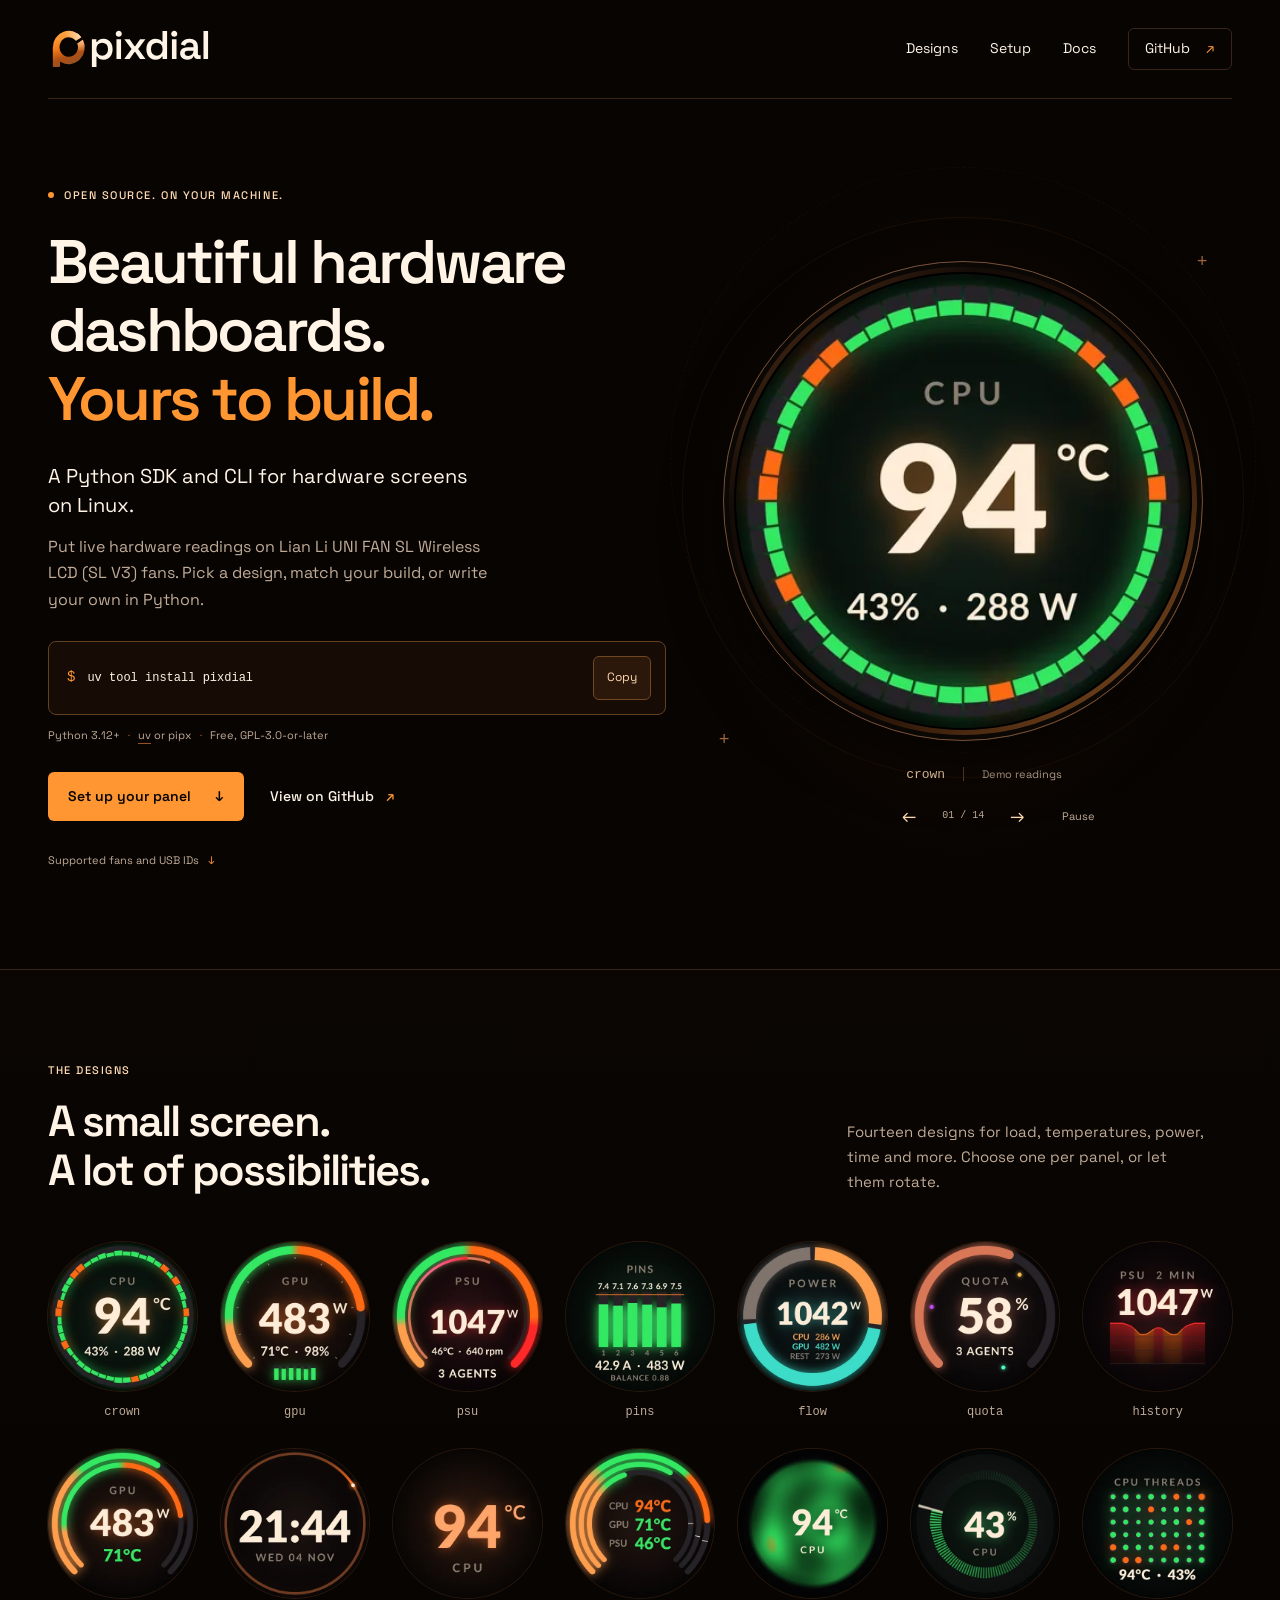
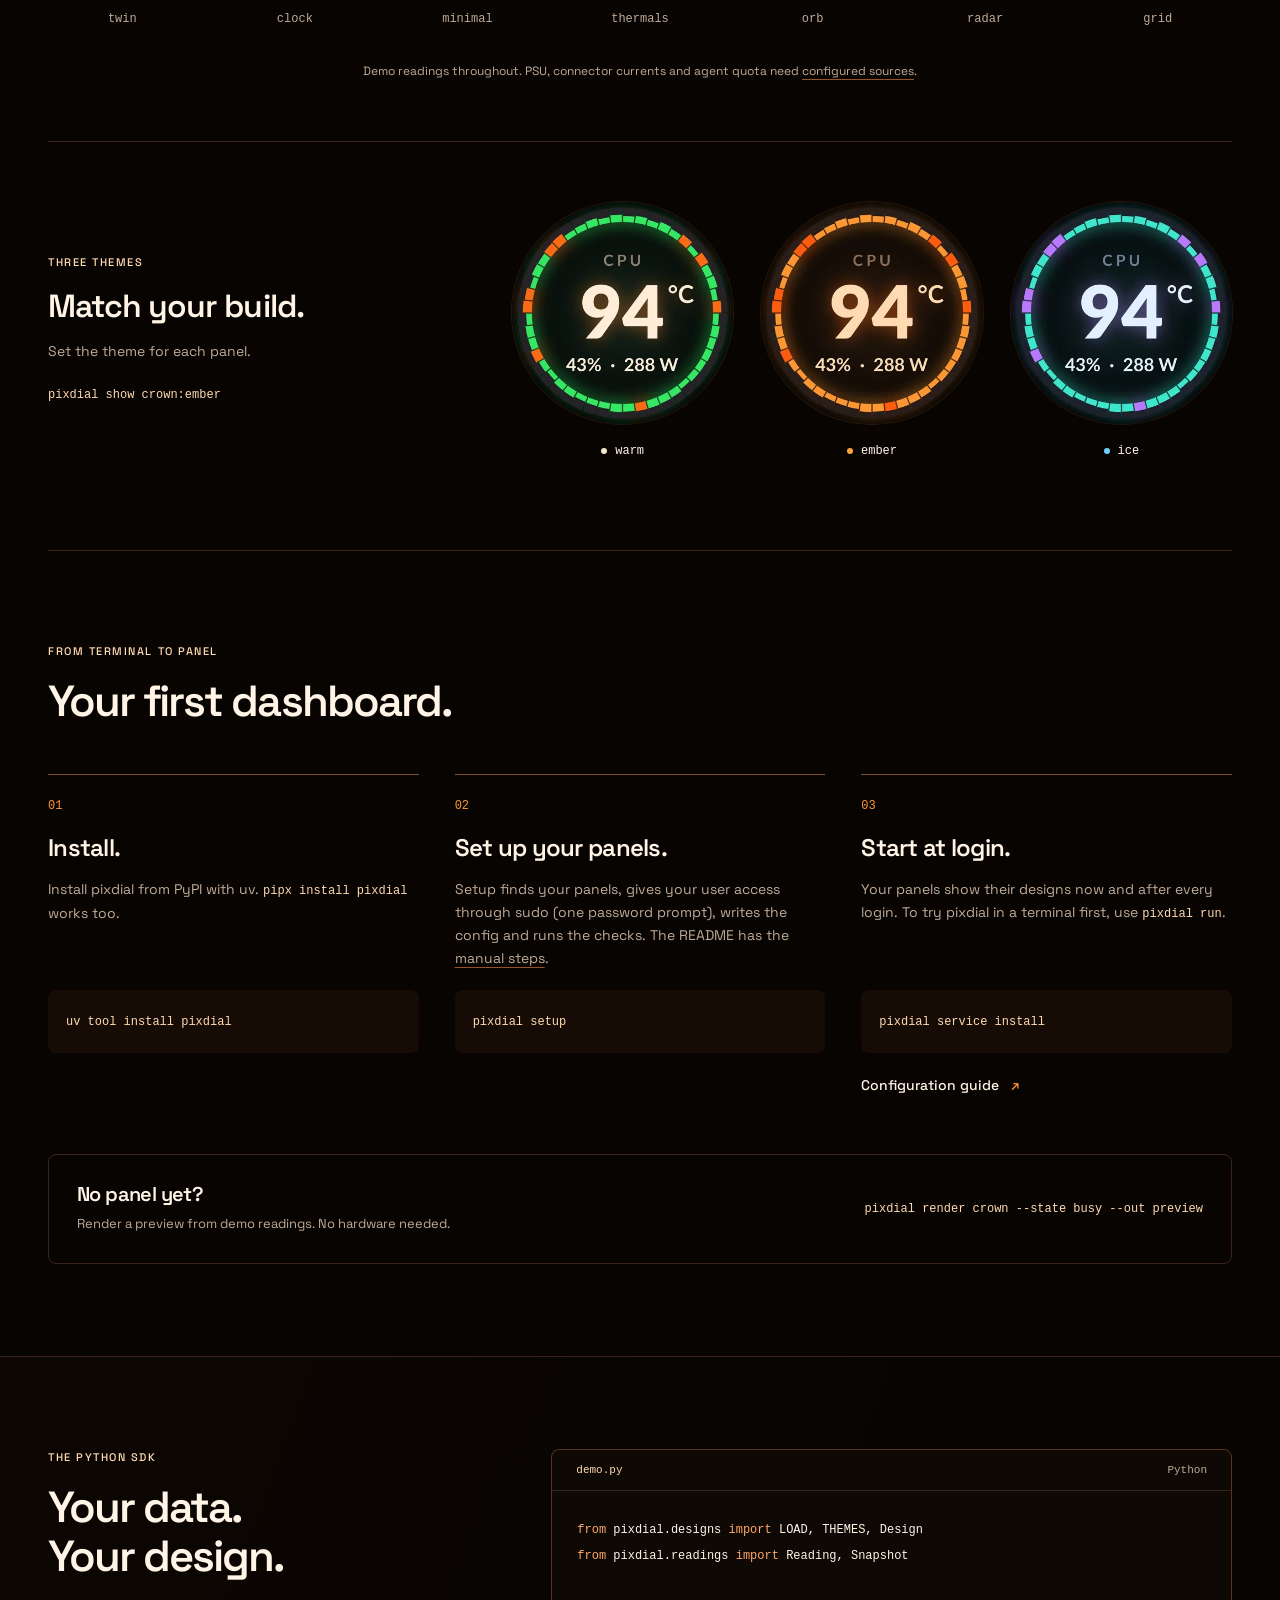
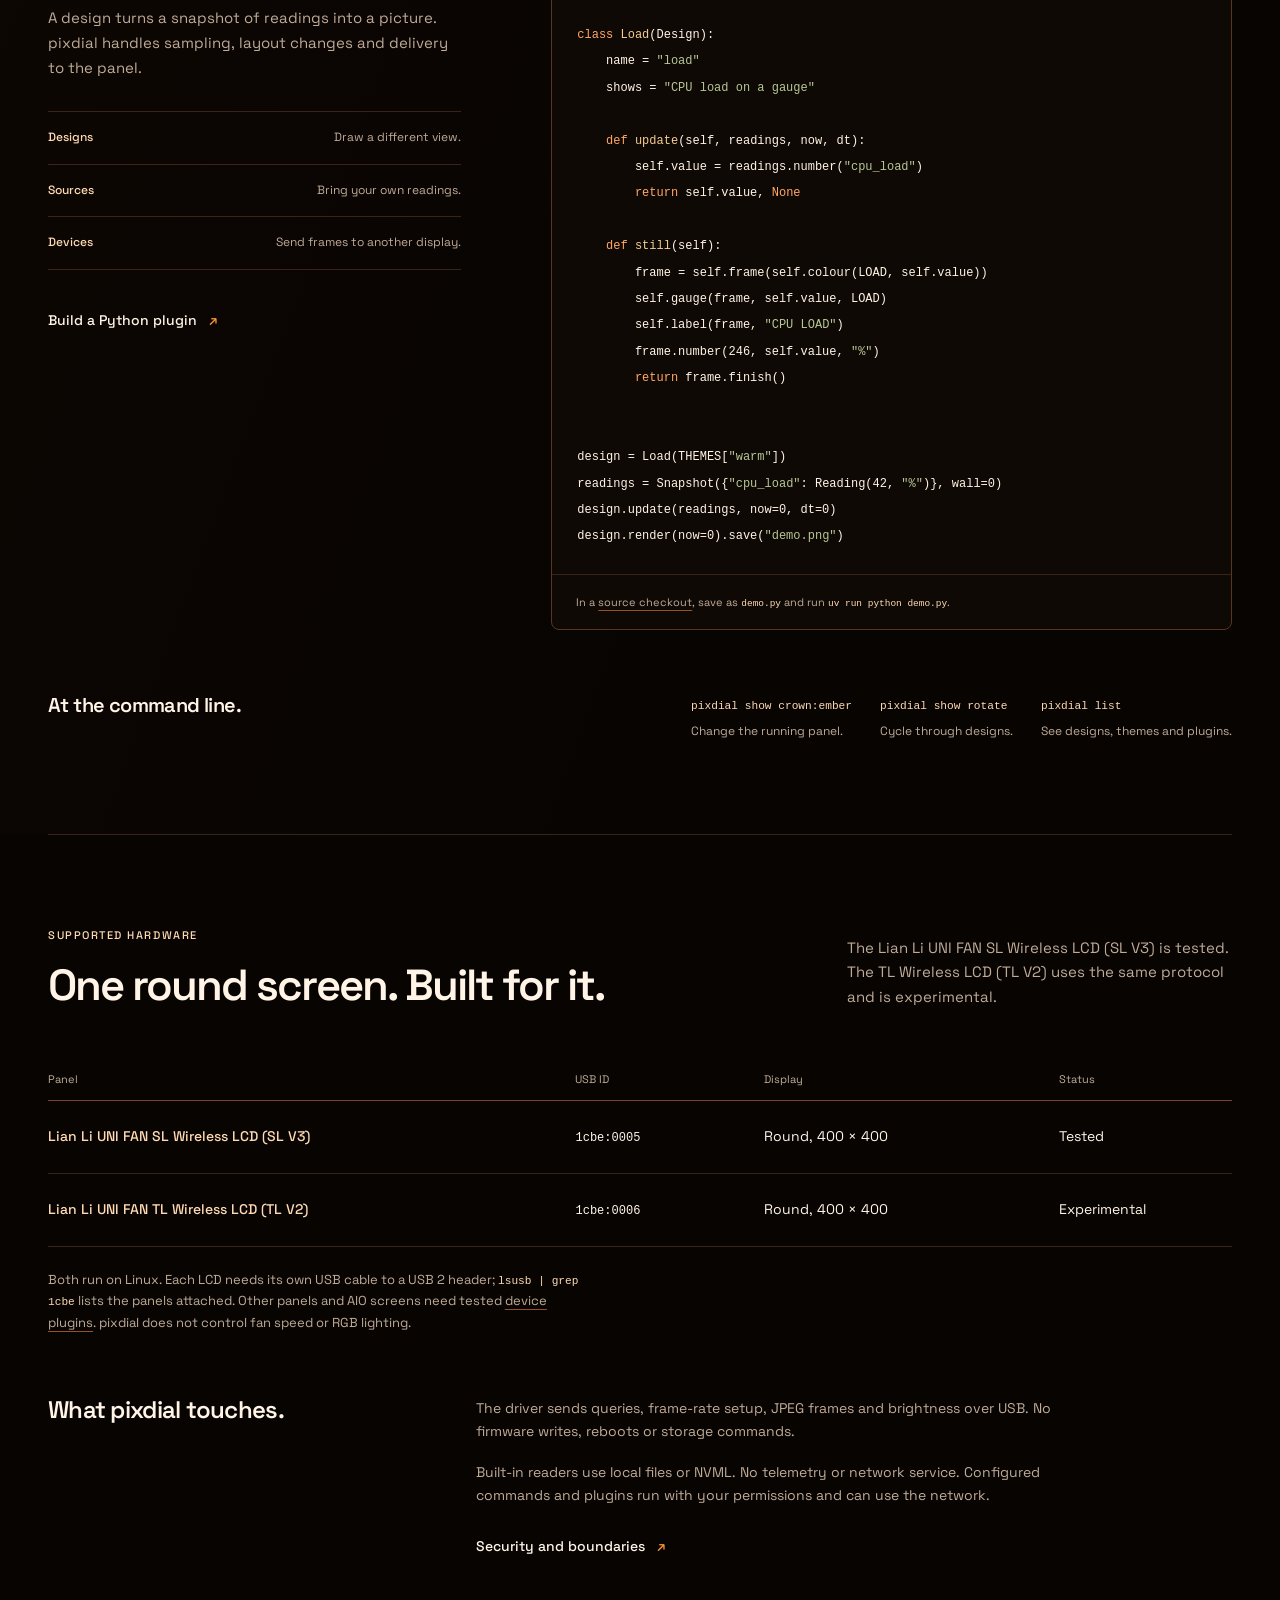
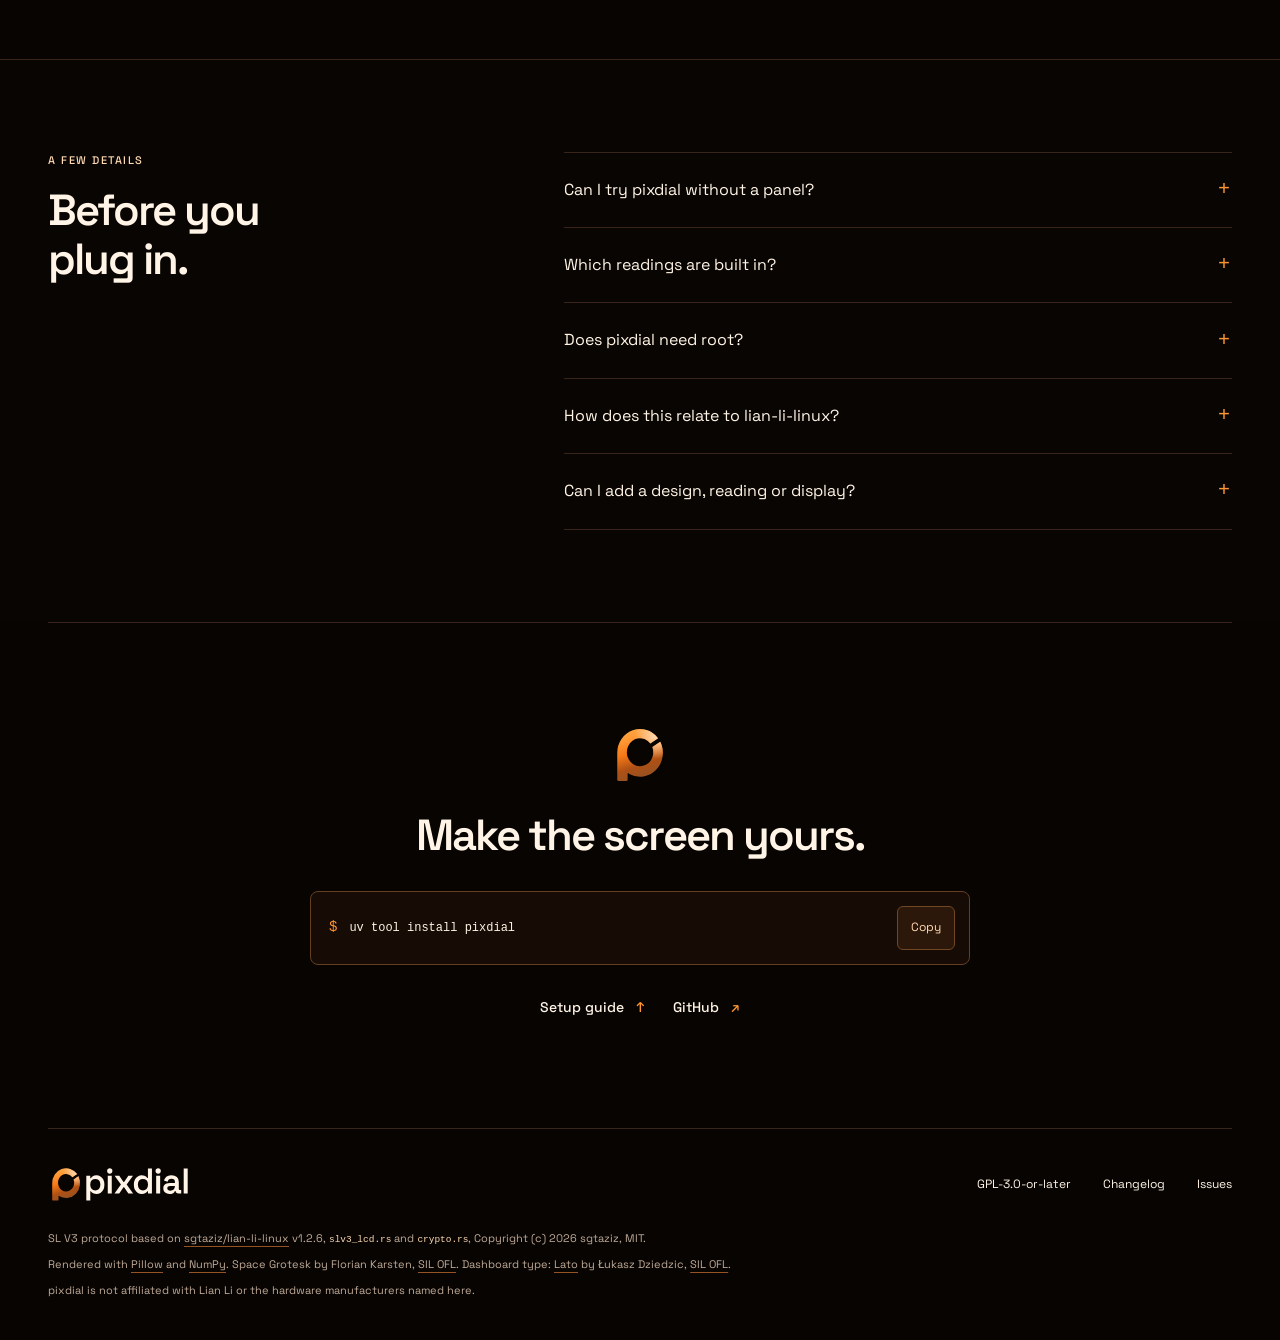
<file: site/index.html>
<!doctype html>
<html lang="en">
<head>
  <meta charset="utf-8">
  <meta name="viewport" content="width=device-width, initial-scale=1">
  <title>pixdial | Lian Li UNI FAN SL Wireless LCD (SL V3) dashboards on Linux</title>
  <meta name="description" content="Live hardware readings on Lian Li UNI FAN SL Wireless LCD (SL V3) fans on Linux: 14 designs, three themes and a Python SDK. Install from PyPI.">
  <meta name="theme-color" content="#070402">
  <link rel="canonical" href="https://yordilorenzo.github.io/pixdial/">
  <meta property="og:type" content="website">
  <meta property="og:site_name" content="pixdial">
  <meta property="og:title" content="pixdial | Beautiful hardware dashboards. Yours to build.">
  <meta property="og:description" content="Live hardware readings on Lian Li UNI FAN SL Wireless LCD (SL V3) fans on Linux. 14 designs, three themes and Python plugins for your own readings.">
  <meta property="og:url" content="https://yordilorenzo.github.io/pixdial/">
  <meta property="og:image" content="https://yordilorenzo.github.io/pixdial/images/social-preview.png">
  <meta property="og:image:width" content="1280">
  <meta property="og:image:height" content="640">
  <meta property="og:image:alt" content="pixdial's amber mark and round CPU, GPU and PSU dashboards with demo readings">
  <meta name="twitter:card" content="summary_large_image">
  <meta name="twitter:title" content="pixdial | Beautiful hardware dashboards. Yours to build.">
  <meta name="twitter:description" content="Live hardware readings on Lian Li UNI FAN SL Wireless LCD (SL V3) fans on Linux. 14 designs and three themes.">
  <meta name="twitter:image" content="https://yordilorenzo.github.io/pixdial/images/social-preview.png">
  <meta name="twitter:image:alt" content="pixdial's amber mark and round CPU, GPU and PSU dashboards with demo readings">
  <link rel="icon" href="favicon.ico" sizes="any">
  <link rel="icon" href="icon-32.png" type="image/png" sizes="32x32">
  <link rel="icon" href="images/icon.svg" type="image/svg+xml">
  <link rel="apple-touch-icon" href="apple-touch-icon.png" sizes="180x180">
  <link rel="preload" href="fonts/space-grotesk-latin.woff2" as="font" type="font/woff2" crossorigin>
  <link rel="stylesheet" href="style.css">
  <script src="script.js" defer></script>
  <script type="application/ld+json">
    {
      "@context": "https://schema.org",
      "@type": "SoftwareApplication",
      "name": "pixdial",
      "url": "https://yordilorenzo.github.io/pixdial/",
      "description": "Live hardware readings on Lian Li UNI FAN SL Wireless LCD (SL V3) fans on Linux, with 14 built-in designs, three themes and Python plugins for designs, sources and devices.",
      "applicationCategory": "UtilitiesApplication",
      "operatingSystem": "Linux",
      "softwareRequirements": "Python 3.12 or newer; uv or pipx. Panels: Lian Li UNI FAN SL Wireless LCD (SL V3), USB 1cbe:0005; Lian Li UNI FAN TL Wireless LCD (TL V2), USB 1cbe:0006, experimental.",
      "downloadUrl": "https://pypi.org/project/pixdial/",
      "license": "https://www.gnu.org/licenses/gpl-3.0.html",
      "isAccessibleForFree": true,
      "offers": {"@type": "Offer", "price": "0", "priceCurrency": "USD"},
      "image": "https://yordilorenzo.github.io/pixdial/images/social-preview.png"
    }
  </script>
</head>
<body>
  <a class="skip-link" href="#main">Skip to content</a>
  <header class="site-header wrap">
    <a class="brand" href="./" aria-label="pixdial home">
      <img src="images/logo.svg" alt="pixdial" width="165" height="46">
    </a>
    <nav aria-label="Main navigation">
      <a class="nav-designs" href="#designs">Designs</a>
      <a href="#setup">Setup</a>
      <a href="https://github.com/YordiLorenzo/pixdial/blob/main/docs/config.md">Docs</a>
      <a class="nav-github" href="https://github.com/YordiLorenzo/pixdial">GitHub <span aria-hidden="true">↗</span></a>
    </nav>
  </header>

  <main id="main">
    <section class="hero wrap" aria-labelledby="hero-title">
      <div class="hero-copy">
        <p class="eyebrow"><span class="status-dot" aria-hidden="true"></span> OPEN SOURCE. ON YOUR MACHINE.</p>
        <h1 id="hero-title">Beautiful hardware dashboards.<br><span>Yours to build.</span></h1>
        <p class="hero-category">A Python SDK and CLI for hardware screens on Linux.</p>
        <p class="hero-description">Put live hardware readings on Lian Li UNI FAN SL Wireless LCD (SL V3) fans. Pick a design, match your build, or write your own in Python.</p>
        <div class="install-command">
          <span class="prompt" aria-hidden="true">$</span>
          <code id="install-command">uv tool install pixdial</code>
          <button class="copy-button" type="button" data-copy="install-command" aria-label="Copy install command" hidden>Copy</button>
        </div>
        <p class="requirements">Python 3.12+ <span aria-hidden="true">·</span> <a href="https://docs.astral.sh/uv/getting-started/installation/">uv</a> or pipx <span aria-hidden="true">·</span> Free, GPL-3.0-or-later</p>
        <div class="hero-links">
          <a class="button button-primary" href="#setup">Set up your panel <span aria-hidden="true">↓</span></a>
          <a class="text-link" href="https://github.com/YordiLorenzo/pixdial">View on GitHub <span aria-hidden="true">↗</span></a>
        </div>
        <a class="compatibility-link" href="#hardware">Supported fans and USB IDs <span aria-hidden="true">↓</span></a>
      </div>
      <div class="hero-visual">
        <div class="orbit orbit-one" aria-hidden="true"></div>
        <div class="orbit orbit-two" aria-hidden="true"></div>
        <figure class="panel-preview" aria-label="Built-in designs with demo readings">
          <div class="panel-bezel">
            <span class="dial-tick tick-top" aria-hidden="true">+</span>
            <span class="dial-tick tick-bottom" aria-hidden="true">+</span>
            <div class="panel-screen" id="panel-screen">
              <img class="panel-image" src="images/crown-640.webp"
                   srcset="images/crown-400.webp 400w, images/crown-640.webp 640w, images/crown-960.webp 960w, images/crown-1280.webp 1280w, images/crown-1600.webp 1600w"
                   sizes="(min-width: 1200px) 454px, (min-width: 900px) calc(45.5vw - 64px), (min-width: 600px) 424px, calc(100vw - 82px)"
                   width="1600" height="1600" fetchpriority="high"
                   alt="Crown design showing CPU temperature, per-thread load, total load and package power with demo readings">
            </div>
          </div>
          <figcaption>
          <div class="preview-caption"><span id="design-name">crown</span><span class="demo-label">Demo readings</span></div>
          <div class="preview-controls" id="preview-controls" hidden>
            <button type="button" id="previous-design" aria-label="Previous design">←</button>
            <span class="design-count" id="design-count">01 / 14</span>
            <button type="button" id="next-design" aria-label="Next design">→</button>
            <button type="button" class="pause-button" id="pause-designs" aria-label="Pause design rotation">Pause</button>
          </div>
          </figcaption>
        </figure>
      </div>
    </section>

    <section class="section designs-section" id="designs" aria-labelledby="designs-title">
      <div class="wrap">
        <div class="section-heading">
          <div><p class="eyebrow">THE DESIGNS</p><h2 id="designs-title">A small screen.<br>A lot of possibilities.</h2></div>
          <p>Fourteen designs for load, temperatures, power, time and more. Choose one per panel, or let them rotate.</p>
        </div>
        <div class="design-grid">
          <figure><img src="images/crown-400.webp" srcset="images/crown-400.webp 400w, images/crown-640.webp 640w" sizes="(min-width: 1200px) 151px, (min-width: 900px) calc(20vw - 32px), (min-width: 600px) calc(25vw - 37px), calc(50vw - 32px)" width="400" height="400" loading="lazy" decoding="async" alt="Crown: a CPU temperature reading surrounded by per-thread load bars"><figcaption>crown</figcaption></figure>
          <figure><img src="images/gpu-400.webp" srcset="images/gpu-400.webp 400w, images/gpu-640.webp 640w" sizes="(min-width: 1200px) 151px, (min-width: 900px) calc(20vw - 32px), (min-width: 600px) calc(25vw - 37px), calc(50vw - 32px)" width="400" height="400" loading="lazy" decoding="async" alt="GPU: board power, temperature, utilisation and connector pin readings"><figcaption>gpu</figcaption></figure>
          <figure><img src="images/psu-400.webp" srcset="images/psu-400.webp 400w, images/psu-640.webp 640w" sizes="(min-width: 1200px) 151px, (min-width: 900px) calc(20vw - 32px), (min-width: 600px) calc(25vw - 37px), calc(50vw - 32px)" width="400" height="400" loading="lazy" decoding="async" alt="PSU: power output, temperature, fan speed and agent activity"><figcaption>psu</figcaption></figure>
          <figure><img src="images/pins-400.webp" srcset="images/pins-400.webp 400w, images/pins-640.webp 640w" sizes="(min-width: 1200px) 151px, (min-width: 900px) calc(20vw - 32px), (min-width: 600px) calc(25vw - 37px), calc(50vw - 32px)" width="400" height="400" loading="lazy" decoding="async" alt="Pins: six connector current bars with total current and balance"><figcaption>pins</figcaption></figure>
          <figure><img src="images/flow-400.webp" srcset="images/flow-400.webp 400w, images/flow-640.webp 640w" sizes="(min-width: 1200px) 151px, (min-width: 900px) calc(20vw - 32px), (min-width: 600px) calc(25vw - 37px), calc(50vw - 32px)" width="400" height="400" loading="lazy" decoding="async" alt="Flow: PSU output split into CPU, GPU and remaining system power"><figcaption>flow</figcaption></figure>
          <figure><img src="images/quota-400.webp" srcset="images/quota-400.webp 400w, images/quota-640.webp 640w" sizes="(min-width: 1200px) 151px, (min-width: 900px) calc(20vw - 32px), (min-width: 600px) calc(25vw - 37px), calc(50vw - 32px)" width="400" height="400" loading="lazy" decoding="async" alt="Quota: an agent pool's remaining quota and working sessions"><figcaption>quota</figcaption></figure>
          <figure><img src="images/history-400.webp" srcset="images/history-400.webp 400w, images/history-640.webp 640w" sizes="(min-width: 1200px) 151px, (min-width: 900px) calc(20vw - 32px), (min-width: 600px) calc(25vw - 37px), calc(50vw - 32px)" width="400" height="400" loading="lazy" decoding="async" alt="History: current PSU output above a two-minute power graph"><figcaption>history</figcaption></figure>
          <figure><img src="images/twin-400.webp" srcset="images/twin-400.webp 400w, images/twin-640.webp 640w" sizes="(min-width: 1200px) 151px, (min-width: 900px) calc(20vw - 32px), (min-width: 600px) calc(25vw - 37px), calc(50vw - 32px)" width="400" height="400" loading="lazy" decoding="async" alt="Twin: concentric rings for GPU temperature and power"><figcaption>twin</figcaption></figure>
          <figure><img src="images/clock-400.webp" srcset="images/clock-400.webp 400w, images/clock-640.webp 640w" sizes="(min-width: 1200px) 151px, (min-width: 900px) calc(20vw - 32px), (min-width: 600px) calc(25vw - 37px), calc(50vw - 32px)" width="400" height="400" loading="lazy" decoding="async" alt="Clock: time and date inside a ring showing system load"><figcaption>clock</figcaption></figure>
          <figure><img src="images/minimal-400.webp" srcset="images/minimal-400.webp 400w, images/minimal-640.webp 640w" sizes="(min-width: 1200px) 151px, (min-width: 900px) calc(20vw - 32px), (min-width: 600px) calc(25vw - 37px), calc(50vw - 32px)" width="400" height="400" loading="lazy" decoding="async" alt="Minimal: a large CPU temperature reading"><figcaption>minimal</figcaption></figure>
          <figure><img src="images/thermals-400.webp" srcset="images/thermals-400.webp 400w, images/thermals-640.webp 640w" sizes="(min-width: 1200px) 151px, (min-width: 900px) calc(20vw - 32px), (min-width: 600px) calc(25vw - 37px), calc(50vw - 32px)" width="400" height="400" loading="lazy" decoding="async" alt="Thermals: separate temperature rings for CPU, GPU and PSU"><figcaption>thermals</figcaption></figure>
          <figure><img src="images/orb-400.webp" srcset="images/orb-400.webp 400w, images/orb-640.webp 640w" sizes="(min-width: 1200px) 151px, (min-width: 900px) calc(20vw - 32px), (min-width: 600px) calc(25vw - 37px), calc(50vw - 32px)" width="400" height="400" loading="lazy" decoding="async" alt="Orb: a coloured CPU load orb around a temperature reading"><figcaption>orb</figcaption></figure>
          <figure><img src="images/radar-400.webp" srcset="images/radar-400.webp 400w, images/radar-640.webp 640w" sizes="(min-width: 1200px) 151px, (min-width: 900px) calc(20vw - 32px), (min-width: 600px) calc(25vw - 37px), calc(50vw - 32px)" width="400" height="400" loading="lazy" decoding="async" alt="Radar: CPU load plotted around a twelve-second circular sweep"><figcaption>radar</figcaption></figure>
          <figure><img src="images/grid-400.webp" srcset="images/grid-400.webp 400w, images/grid-640.webp 640w" sizes="(min-width: 1200px) 151px, (min-width: 900px) calc(20vw - 32px), (min-width: 600px) calc(25vw - 37px), calc(50vw - 32px)" width="400" height="400" loading="lazy" decoding="async" alt="Grid: a dot for every CPU thread with temperature and total load"><figcaption>grid</figcaption></figure>
        </div>
        <p class="gallery-note">Demo readings throughout. PSU, connector currents and agent quota need <a href="https://github.com/YordiLorenzo/pixdial/blob/main/docs/config.md#sources">configured sources</a>.</p>
        <div class="themes-row">
          <div class="themes-copy"><p class="eyebrow">THREE THEMES</p><h3>Match your build.</h3><p>Set the theme for each panel.</p><code>pixdial show crown:ember</code></div>
          <div class="theme-grid">
            <figure><img src="images/crown-400.webp" srcset="images/crown-400.webp 400w, images/crown-640.webp 640w, images/crown-960.webp 960w, images/crown-1280.webp 1280w" sizes="(min-width: 1200px) 225px, (min-width: 900px) calc(21.4vw - 40px), (min-width: 600px) 198px, calc(33.3vw - 23px)" width="1600" height="1600" loading="lazy" decoding="async" alt="Crown in warm, with cream text and green and orange thread bars"><figcaption><span class="swatch swatch-warm" aria-hidden="true"></span>warm</figcaption></figure>
            <figure><img src="images/crown-ember-400.webp" srcset="images/crown-ember-400.webp 400w, images/crown-ember-640.webp 640w, images/crown-ember-960.webp 960w, images/crown-ember-1280.webp 1280w" sizes="(min-width: 1200px) 225px, (min-width: 900px) calc(21.4vw - 40px), (min-width: 600px) 198px, calc(33.3vw - 23px)" width="1600" height="1600" loading="lazy" decoding="async" alt="Crown in ember, with warm orange and amber accents"><figcaption><span class="swatch swatch-ember" aria-hidden="true"></span>ember</figcaption></figure>
            <figure><img src="images/crown-ice-400.webp" srcset="images/crown-ice-400.webp 400w, images/crown-ice-640.webp 640w, images/crown-ice-960.webp 960w, images/crown-ice-1280.webp 1280w" sizes="(min-width: 1200px) 225px, (min-width: 900px) calc(21.4vw - 40px), (min-width: 600px) 198px, calc(33.3vw - 23px)" width="1600" height="1600" loading="lazy" decoding="async" alt="Crown in ice, with cool blue and cyan accents"><figcaption><span class="swatch swatch-ice" aria-hidden="true"></span>ice</figcaption></figure>
          </div>
        </div>
      </div>
    </section>

    <section class="section wrap" id="setup" aria-labelledby="setup-title">
      <div class="section-heading"><div><p class="eyebrow">FROM TERMINAL TO PANEL</p><h2 id="setup-title">Your first dashboard.</h2></div></div>
      <ol class="setup-grid">
        <li><span class="step-number" aria-hidden="true">01</span><h3>Install.</h3><p>Install pixdial from PyPI with uv. <code>pipx install pixdial</code> works too.</p><pre><code>uv tool install pixdial</code></pre></li>
        <li><span class="step-number" aria-hidden="true">02</span><h3>Set up your panels.</h3><p>Setup finds your panels, gives your user access through sudo (one password prompt), writes the config and runs the checks. The README has the <a href="https://github.com/YordiLorenzo/pixdial#quick-start">manual steps</a>.</p><pre><code>pixdial setup</code></pre></li>
        <li><span class="step-number" aria-hidden="true">03</span><h3>Start at login.</h3><p>Your panels show their designs now and after every login. To try pixdial in a terminal first, use <code>pixdial run</code>.</p><div><pre><code>pixdial service install</code></pre><a class="text-link" href="https://github.com/YordiLorenzo/pixdial/blob/main/docs/config.md">Configuration guide <span aria-hidden="true">↗</span></a></div></li>
      </ol>
      <div class="preview-callout"><div><h3>No panel yet?</h3><p>Render a preview from demo readings. No hardware needed.</p></div><pre><code>pixdial render crown --state busy --out preview</code></pre></div>
    </section>

    <section class="section sdk-section" id="build" aria-labelledby="sdk-title">
      <div class="wrap sdk-layout">
        <div class="sdk-copy"><p class="eyebrow">THE PYTHON SDK</p><h2 id="sdk-title">Your data.<br>Your design.</h2><p>A design turns a snapshot of readings into a picture. pixdial handles sampling, layout changes and delivery to the panel.</p><div class="extension-list"><p><strong>Designs</strong><span>Draw a different view.</span></p><p><strong>Sources</strong><span>Bring your own readings.</span></p><p><strong>Devices</strong><span>Send frames to another display.</span></p></div><a class="text-link" href="https://github.com/YordiLorenzo/pixdial/blob/main/docs/plugins.md">Build a Python plugin <span aria-hidden="true">↗</span></a></div>
        <div class="code-window"><div class="code-title"><span>demo.py</span><span>Python</span></div><pre><code><span class="syntax-keyword">from</span> pixdial.designs <span class="syntax-keyword">import</span> LOAD, THEMES, Design
<span class="syntax-keyword">from</span> pixdial.readings <span class="syntax-keyword">import</span> Reading, Snapshot


<span class="syntax-keyword">class</span> <span class="syntax-name">Load</span>(Design):
    name = <span class="syntax-string">"load"</span>
    shows = <span class="syntax-string">"CPU load on a gauge"</span>

    <span class="syntax-keyword">def</span> <span class="syntax-name">update</span>(self, readings, now, dt):
        self.value = readings.number(<span class="syntax-string">"cpu_load"</span>)
        <span class="syntax-keyword">return</span> self.value, <span class="syntax-keyword">None</span>

    <span class="syntax-keyword">def</span> <span class="syntax-name">still</span>(self):
        frame = self.frame(self.colour(LOAD, self.value))
        self.gauge(frame, self.value, LOAD)
        self.label(frame, <span class="syntax-string">"CPU LOAD"</span>)
        frame.number(246, self.value, <span class="syntax-string">"%"</span>)
        <span class="syntax-keyword">return</span> frame.finish()


design = Load(THEMES[<span class="syntax-string">"warm"</span>])
readings = Snapshot({<span class="syntax-string">"cpu_load"</span>: Reading(42, <span class="syntax-string">"%"</span>)}, wall=0)
design.update(readings, now=0, dt=0)
design.render(now=0).save(<span class="syntax-string">"demo.png"</span>)</code></pre><p class="code-footer">In a <a href="https://github.com/YordiLorenzo/pixdial#development">source checkout</a>, save as <code>demo.py</code> and run <code>uv run python demo.py</code>.</p></div>
      </div>
      <div class="wrap cli-row"><h3>At the command line.</h3><dl><div><dt><code>pixdial show crown:ember</code></dt><dd>Change the running panel.</dd></div><div><dt><code>pixdial show rotate</code></dt><dd>Cycle through designs.</dd></div><div><dt><code>pixdial list</code></dt><dd>See designs, themes and plugins.</dd></div></dl></div>
    </section>

    <section class="section wrap" id="hardware" aria-labelledby="hardware-title">
      <div class="section-heading"><div><p class="eyebrow">SUPPORTED HARDWARE</p><h2 id="hardware-title">One round screen. Built for it.</h2></div><p>The Lian Li UNI FAN SL Wireless LCD (SL V3) is tested. The TL Wireless LCD (TL V2) uses the same protocol and is experimental.</p></div>
      <div class="hardware-table"><table><thead><tr><th scope="col">Panel</th><th scope="col">USB ID</th><th scope="col">Display</th><th scope="col">Status</th></tr></thead><tbody><tr><th scope="row">Lian Li UNI FAN SL Wireless LCD (SL V3)</th><td data-label="USB ID"><code>1cbe:0005</code></td><td data-label="Display">Round, 400 × 400</td><td data-label="Status">Tested</td></tr><tr><th scope="row">Lian Li UNI FAN TL Wireless LCD (TL V2)</th><td data-label="USB ID"><code>1cbe:0006</code></td><td data-label="Display">Round, 400 × 400</td><td data-label="Status">Experimental</td></tr></tbody></table></div>
      <p class="hardware-note">Both run on Linux. Each LCD needs its own USB cable to a USB 2 header; <code>lsusb | grep 1cbe</code> lists the panels attached. Other panels and AIO screens need tested <a href="https://github.com/YordiLorenzo/pixdial/blob/main/docs/plugins.md#devices">device plugins</a>. pixdial does not control fan speed or RGB lighting.</p>
      <div class="boundaries"><h3>What pixdial touches.</h3><div><p>The driver sends queries, frame-rate setup, JPEG frames and brightness over USB. No firmware writes, reboots or storage commands.</p><p>Built-in readers use local files or NVML. No telemetry or network service. Configured commands and plugins run with your permissions and can use the network.</p><a class="text-link" href="https://github.com/YordiLorenzo/pixdial/blob/main/SECURITY.md">Security and boundaries <span aria-hidden="true">↗</span></a></div></div>
    </section>

    <section class="section faq-section" id="faq" aria-labelledby="faq-title">
      <div class="wrap faq-layout"><div><p class="eyebrow">A FEW DETAILS</p><h2 id="faq-title">Before you plug in.</h2></div><div class="faq-list">
        <details><summary>Can I try pixdial without a panel?</summary><p>Yes. <code>pixdial render crown --out preview</code> writes a PNG from demo readings. Rendering works on Linux and macOS. For a live preview, use the <a href="https://github.com/YordiLorenzo/pixdial/blob/main/docs/config.md#try-a-live-layout-without-hardware">PNG device</a>. Physical panels are supported on Linux only.</p></details>
        <details><summary>Which readings are built in?</summary><p>CPU load, RAPL package power, AMD GPU readings (experimental), NVIDIA GPU readings and CPU temperature via Linux hardware sensors. Availability depends on your hardware, drivers and permissions. PSU readings, connector currents and agent quota need configured sources.</p><p>Run <code>pixdial doctor</code> to check each source. Missing or stale measurements show a dash.</p></details>
        <details><summary>Does pixdial need root?</summary><p>No. pixdial runs as your user. <code>pixdial setup</code> prints the commands for the <a href="https://github.com/YordiLorenzo/pixdial/blob/main/docs/config.md#usb-permissions">udev rule</a> that gives you access to the panels, then runs them through sudo. On a machine nobody logs in to, it installs a group rule instead. RAPL counters can need separate read permission.</p></details>
        <details><summary>How does this relate to lian-li-linux?</summary><p><a href="https://github.com/sgtaziz/lian-li-linux">sgtaziz/lian-li-linux</a> is a Linux replacement for L-Connect 3, under the MIT licence. It controls fan speed, pumps and RGB lighting on many Lian Li devices, and drives their LCDs with images, GIFs, video, sensor presets, templates and a template editor. pixdial follows its SL V3 protocol implementation and draws the LCDs only, with its own designs and Python plugins.</p><p>You can use both: lian-li-linux keeps fan speed and RGB, and pixdial draws the LCDs. Each LCD takes one program at a time, so take the LCDs pixdial drives out of lian-li-linux's LCD list (<code>lcds</code> in its <code>config.json</code>) and restart its daemon. The <a href="https://github.com/YordiLorenzo/pixdial#can-i-run-it-alongside-lian-li-linux">README</a> has the commands.</p></details>
        <details><summary>Can I add a design, reading or display?</summary><p>Yes. Python entry points register designs, sources and devices. The <a href="https://github.com/YordiLorenzo/pixdial/tree/main/examples/plugin">example plugin</a> includes all three. New physical displays need a device plugin and hardware testing; other resolutions also need rendering support.</p></details>
      </div></div>
    </section>

    <section class="section final-cta wrap" aria-labelledby="install-title">
      <img src="images/icon.svg" alt="" width="64" height="64" loading="lazy">
      <h2 id="install-title">Make the screen yours.</h2>
      <div class="install-command"><span class="prompt" aria-hidden="true">$</span><code id="install-command-footer">uv tool install pixdial</code><button class="copy-button" type="button" data-copy="install-command-footer" aria-label="Copy install command" hidden>Copy</button></div>
      <div class="final-links"><a class="text-link" href="#setup">Setup guide <span aria-hidden="true">↑</span></a><a class="text-link" href="https://github.com/YordiLorenzo/pixdial">GitHub <span aria-hidden="true">↗</span></a></div>
    </section>
  </main>

  <footer class="site-footer wrap">
    <div class="footer-top"><a class="brand" href="./" aria-label="pixdial home"><img src="images/logo.svg" alt="pixdial" width="144" height="40" loading="lazy"></a><nav aria-label="Footer navigation"><a href="https://github.com/YordiLorenzo/pixdial/blob/main/LICENSE">GPL-3.0-or-later</a><a href="https://github.com/YordiLorenzo/pixdial/blob/main/CHANGELOG.md">Changelog</a><a href="https://github.com/YordiLorenzo/pixdial/issues">Issues</a></nav></div>
    <p>SL V3 protocol based on <a href="https://github.com/sgtaziz/lian-li-linux">sgtaziz/lian-li-linux</a> v1.2.6, <code>slv3_lcd.rs</code> and <code>crypto.rs</code>, Copyright (c) 2026 sgtaziz, MIT.</p>
    <p>Rendered with <a href="https://python-pillow.org/">Pillow</a> and <a href="https://numpy.org/">NumPy</a>. Space Grotesk by Florian Karsten, <a href="fonts/OFL.txt">SIL&nbsp;OFL</a>. Dashboard type: <a href="https://www.latofonts.com/">Lato</a> by Łukasz Dziedzic, <a href="https://github.com/YordiLorenzo/pixdial/blob/main/src/pixdial/fonts/LICENSE-Lato.txt">SIL&nbsp;OFL</a>.</p>
    <p>pixdial is not affiliated with Lian Li or the hardware manufacturers named here.</p>
  </footer>
  <p class="sr-only" role="status" id="copy-status" aria-live="polite"></p>
</body>
</html>
</file>
<file: site/style.css>
@font-face {
  font-family: "Space Grotesk";
  src: url("fonts/space-grotesk-latin.woff2") format("woff2");
  font-style: normal;
  font-weight: 300 700;
  font-display: swap;
}

:root {
  color-scheme: dark;
  --night: #070402;
  --espresso: #170b05;
  --copper: #965222;
  --amber: #ff9632;
  --flame: #ff5c0e;
  --peach: #ffdab2;
  --cream: #fff4e6;
  --muted: #c0ab98;
  --line: #382418;
  --display: "Space Grotesk", system-ui, sans-serif;
  --mono: "SFMono-Regular", Consolas, "Liberation Mono", monospace;
}

*, *::before, *::after { box-sizing: border-box; }
html { scroll-behavior: smooth; scroll-padding-top: 32px; }
body { margin: 0; background: var(--night); color: var(--cream); font: 16px/1.65 var(--display); -webkit-font-smoothing: antialiased; }
::selection { background: var(--amber); color: var(--night); }
a { color: inherit; text-underline-offset: 4px; text-decoration-color: var(--copper); }
a:hover { color: var(--peach); text-decoration-color: var(--amber); }
button { font: inherit; cursor: pointer; }
:focus-visible { outline: 2px solid var(--amber); outline-offset: 5px; border-radius: 3px; }
[hidden] { display: none !important; }
img { display: block; max-width: 100%; height: auto; }
figure, p, h1, h2, h3, pre, dl, dd { margin: 0; }
h1, h2, h3 { font-weight: 600; line-height: 1.12; letter-spacing: -.045em; text-wrap: balance; }
h1 { font-size: clamp(44px, 4.8vw, 70px); }
h2 { font-size: clamp(34px, 3.4vw, 48px); }
h3 { font-size: 24px; letter-spacing: -.03em; }
p, dd, summary { text-wrap: pretty; }
code, pre { font-family: var(--mono); }
code { font-size: .86em; }
p code { overflow-wrap: anywhere; color: var(--peach); }
pre { overflow-x: auto; }
pre code { font-size: 12px; line-height: 1.8; }
.wrap { width: min(1200px, calc(100% - 96px)); margin-inline: auto; }
.sr-only { position: absolute; width: 1px; height: 1px; padding: 0; margin: -1px; overflow: hidden; clip-path: inset(50%); white-space: nowrap; border: 0; }
.skip-link { position: fixed; top: -100px; left: 20px; z-index: 10; background: var(--cream); color: var(--night); padding: 12px 20px; }
.skip-link:focus { top: 12px; }
.site-header { display: flex; align-items: center; justify-content: space-between; padding-block: 26px; border-bottom: 1px solid var(--line); }
.brand { display: block; flex-shrink: 0; }
.site-header nav, .footer-top nav { display: flex; align-items: center; gap: 32px; font-size: 14px; }
.site-header nav a, .footer-top nav a { padding-block: 10px; text-decoration: none; }
.site-header .nav-github { padding: 8px 16px; border: 1px solid var(--line); border-radius: 6px; }
.nav-github span { margin-left: 12px; color: var(--amber); }
.eyebrow { display: flex; align-items: center; gap: 10px; margin-bottom: 18px; color: var(--peach); font-size: 11px; font-weight: 500; line-height: 1.5; letter-spacing: .14em; }
.status-dot { width: 6px; height: 6px; border-radius: 50%; background: var(--amber); }
.hero { display: grid; grid-template-columns: 1.15fr 1fr; gap: 28px; align-items: center; padding-block: 88px 96px; }
.hero-copy { position: relative; z-index: 1; min-width: 0; }
.hero .eyebrow { margin-bottom: 24px; }
.hero h1 span { color: var(--amber); }
.hero-category { max-width: 480px; font-size: 20px; line-height: 1.45; margin-top: 28px; }
.hero-description { color: var(--muted); max-width: 440px; margin-top: 14px; font-size: 16px; }
.install-command { display: flex; align-items: baseline; gap: 12px; padding: 14px 14px 14px 18px; border: 1px solid #634021; background: var(--espresso); border-radius: 8px; margin-top: 28px; }
.install-command code { flex: 1; min-width: 0; color: var(--cream); font-size: 12px; overflow-wrap: anywhere; line-height: 1.8; }
.prompt { color: var(--amber); font: 14px/1.8 var(--mono); }
.copy-button { color: var(--peach); border: 1px solid #704823; border-radius: 6px; background: #2c170b; padding: 8px 10px; min-height: 44px; min-width: 58px; font-size: 12px; }
.copy-button:hover { background: #3b210e; }
.requirements { margin-top: 11px; font-size: 11px; color: var(--muted); }
.requirements span { margin-inline: 5px; color: var(--copper); }
.hero-links { display: flex; align-items: center; gap: 26px; margin-top: 28px; }
.button { display: inline-flex; justify-content: center; align-items: center; gap: 24px; border-radius: 6px; padding: 13px 20px; text-decoration: none; font-size: 14px; font-weight: 600; min-height: 48px; }
.button-primary { color: var(--night); background: var(--amber); }
.button-primary:hover { color: var(--night); background: var(--peach); }
.text-link { display: inline-block; font-size: 14px; font-weight: 500; padding-block: 9px; text-decoration: none; }
.text-link span { margin-left: 8px; color: var(--amber); }
.compatibility-link { display: inline-block; margin-top: 26px; font-size: 11px; color: var(--muted); text-decoration: none; padding-block: 4px; }
.compatibility-link span { margin-left: 6px; color: var(--amber); }
.hero-visual { position: relative; isolation: isolate; min-width: 0; padding: 38px 10px 0; }
.hero-visual::before { content: ""; position: absolute; inset: -8% -24px; z-index: -2; background: radial-gradient(ellipse, #77350933, transparent 67%); pointer-events: none; }
.orbit { position: absolute; z-index: -1; border: 1px solid #82451226; border-radius: 50%; aspect-ratio: 1; pointer-events: none; }
.orbit-one { width: calc(100% + 24px); left: -12px; top: -1%; }
.orbit-two { width: calc(100% + 48px); left: -24px; top: -9%; border-style: dashed; border-color: #8245121c; }
.dial-tick { position: absolute; color: #9d643d; font: 18px/1 var(--mono); }
.tick-top { top: 0; right: 0; translate: 50% -50%; }
.tick-bottom { bottom: 0; left: 0; translate: -50% 50%; }
.panel-preview { position: relative; max-width: 480px; margin-inline: auto; }
.panel-bezel { position: relative; padding: 12px; border: 1px solid #745039; border-radius: 50%; background: linear-gradient(135deg, #63391b, #130b07 27%, #281407 63%, #925825); box-shadow: 0 24px 55px #0009, inset 0 0 0 5px #0b0704; }
.panel-screen { position: relative; overflow: hidden; isolation: isolate; border-radius: 50%; aspect-ratio: 1; background: #080708; box-shadow: 0 0 0 2px #000; }
.panel-image { display: block; width: 100%; height: 100%; object-fit: cover; border-radius: 50%; }
.panel-image.incoming { position: absolute; inset: 0; opacity: 0; transition: opacity 650ms ease; }
.panel-image.incoming.visible { opacity: 1; }
.preview-caption { display: grid; grid-template-columns: 1fr 1fr; align-items: center; margin-top: 26px; font: 13px var(--mono); color: var(--peach); }
#design-name { justify-self: end; padding-right: 18px; }
.demo-label { justify-self: start; color: var(--muted); font: 11px var(--display); border-left: 1px solid #654026; padding-left: 18px; }
.preview-controls { display: grid; grid-template-columns: 1fr auto auto auto 1fr; align-items: center; gap: 8px; margin-top: 12px; }
.preview-controls[hidden] { display: grid !important; visibility: hidden; }
.preview-controls > :first-child { grid-column: 2; }
.preview-controls button { width: 44px; height: 44px; color: var(--peach); background: none; border: 1px solid transparent; border-radius: 50%; font-size: 18px; }
.preview-controls button:hover { border-color: var(--line); background: var(--espresso); }
.preview-controls .pause-button { justify-self: start; width: 62px; font-size: 11px; border-radius: 6px; color: var(--muted); }
.preview-controls button:focus-visible { outline-offset: 2px; }
.design-count { color: var(--muted); font: 10px var(--mono); min-width: 48px; text-align: center; }
.section { padding-block: 92px; border-top: 1px solid var(--line); }
.section-heading { display: flex; align-items: flex-end; justify-content: space-between; gap: 60px; margin-bottom: 48px; }
.section-heading > p { color: var(--muted); max-width: 385px; font-size: 15px; }
.designs-section { background: linear-gradient(180deg, #170b0533, transparent 55%); }
.design-grid { --cols: 7; --gap-x: 24px; display: flex; flex-wrap: wrap; justify-content: center; gap: 30px var(--gap-x); }
.design-grid figure { width: calc((100% - (var(--cols) - 1) * var(--gap-x)) / var(--cols)); }
.design-grid img, .theme-grid img { width: 100%; border-radius: 50%; box-shadow: 0 0 0 1px #57351d66; }
.design-grid figcaption { text-align: center; padding-top: 14px; font: 12px var(--mono); color: var(--muted); }
.gallery-note { margin-top: 36px; text-align: center; font-size: 12px; color: var(--muted); }
.themes-row { display: grid; grid-template-columns: 1fr 1.8fr; align-items: center; gap: 64px; border-top: 1px solid var(--line); margin-top: 60px; padding-top: 60px; }
.themes-copy h3 { font-size: 32px; }
.themes-copy p:not(.eyebrow) { color: var(--muted); font-size: 14px; margin-block: 16px; max-width: 250px; }
.themes-copy code { color: var(--peach); font-size: 12px; }
.theme-grid { display: grid; grid-template-columns: repeat(3, minmax(0, 1fr)); gap: 28px; }
.theme-grid figcaption { display: flex; justify-content: center; align-items: center; gap: 8px; font: 12px var(--mono); margin-top: 20px; }
.swatch { width: 6px; height: 6px; border-radius: 50%; }
.swatch-warm { background: #f3e6cd; }
.swatch-ember { background: #ffa23c; }
.swatch-ice { background: #6ecff8; }
.setup-grid { display: grid; grid-template-columns: repeat(3, minmax(0, 1fr)); list-style: none; margin: 0; padding: 0; gap: 0 36px; }
.setup-grid li { display: grid; grid-row: span 4; grid-template-rows: subgrid; row-gap: 0; align-items: start; padding-top: 24px; border-top: 1px solid #81522f; min-width: 0; }
.step-number { color: var(--amber); font: 12px var(--mono); }
.setup-grid h3 { margin-block: 22px 16px; }
.setup-grid p { font-size: 14px; color: var(--muted); }
.setup-grid pre { padding: 18px; margin-top: 20px; border-radius: 8px; background: var(--espresso); color: var(--peach); }
.setup-grid .text-link { margin-top: 12px; }
.preview-callout { display: flex; align-items: center; justify-content: space-between; gap: 30px; border: 1px solid var(--line); padding: 28px; margin-top: 48px; border-radius: 8px; }
.preview-callout h3 { font-size: 20px; }
.preview-callout p { color: var(--muted); font-size: 13px; margin-top: 8px; }
.preview-callout pre { color: var(--peach); }
.sdk-section { background: linear-gradient(110deg, #170b0566, transparent 60%); }
.sdk-layout { display: grid; grid-template-columns: .85fr 1.4fr; gap: 90px; align-items: start; }
.sdk-copy > p:not(.eyebrow) { color: var(--muted); font-size: 15px; margin-top: 26px; }
.extension-list { margin-block: 30px; border-top: 1px solid var(--line); }
.extension-list p { display: flex; align-items: center; justify-content: space-between; gap: 12px; padding-block: 16px; border-bottom: 1px solid var(--line); font-size: 12px; }
.extension-list strong { font-weight: 500; color: var(--peach); }
.extension-list span { color: var(--muted); }
.code-window { min-width: 0; overflow: hidden; border: 1px solid #57361f; border-radius: 8px; background: #0f0905; }
.code-title { display: flex; justify-content: space-between; padding: 14px 24px; border-bottom: 1px solid var(--line); font: 11px var(--mono); color: var(--muted); }
.code-title span:first-child { color: var(--peach); }
.code-window pre { padding: 25px; }
.syntax-keyword { color: #ffa765; }
.syntax-name { color: #f5cc92; }
.syntax-string { color: #b7c794; }
.code-footer { border-top: 1px solid var(--line); padding: 18px 24px; font-size: 11px; color: var(--muted); }
.code-footer code { white-space: nowrap; }
.cli-row { display: flex; justify-content: space-between; align-items: flex-start; gap: 40px; margin-top: 64px; }
.cli-row h3 { font-size: 20px; }
.cli-row dl { display: flex; flex-wrap: wrap; gap: 28px; }
.cli-row dt { color: var(--peach); font-size: 13px; }
.cli-row dd { margin-top: 6px; color: var(--muted); font-size: 12px; }
.hardware-table { overflow-x: auto; }
table { width: 100%; border-collapse: collapse; text-align: left; }
thead { color: var(--muted); font-size: 11px; }
thead th { font-weight: 400; padding: 12px 20px; border-bottom: 1px solid #724627; }
tbody th, td { padding: 24px 20px; font-size: 14px; border-bottom: 1px solid var(--line); }
tbody th { font-weight: 500; color: var(--peach); }
td { white-space: nowrap; }
thead th:first-child, tbody th:first-child { padding-left: 0; }
td:last-child, thead th:last-child { padding-right: 0; }
.hardware-note { color: var(--muted); font-size: 13px; margin-top: 22px; max-width: 68ch; }
.boundaries { display: grid; grid-template-columns: 1fr 2fr; gap: 50px; margin-top: 64px; }
.boundaries h3 { font-size: 24px; }
.boundaries p { max-width: 68ch; font-size: 14px; color: var(--muted); margin-bottom: 18px; }
.faq-section { background: #120a0444; }
.faq-layout { display: grid; grid-template-columns: 1fr 1.5fr; gap: 70px; }
.faq-layout h2 { max-width: 350px; }
.faq-list { border-top: 1px solid var(--line); }
details { border-bottom: 1px solid var(--line); }
summary { position: relative; padding: 24px 32px 24px 0; font-size: 16px; list-style: none; cursor: pointer; }
summary::-webkit-details-marker { display: none; }
summary::after { content: "+"; position: absolute; top: 50%; right: 2px; translate: 0 -50%; color: var(--amber); font: 20px/1 var(--mono); }
details[open] summary::after { content: "−"; }
details p { max-width: 68ch; font-size: 14px; color: var(--muted); margin-bottom: 20px; }
.final-cta { text-align: center; padding-block: 100px; }
.final-cta > img { margin: 0 auto 24px; }
.final-cta > p { margin-top: 20px; color: var(--muted); }
.final-cta .install-command { text-align: left; max-width: 660px; margin-inline: auto; margin-top: 32px; }
.final-links { display: flex; justify-content: center; gap: 28px; margin-top: 22px; }
.site-footer { padding-block: 35px 40px; border-top: 1px solid var(--line); }
.footer-top { display: flex; justify-content: space-between; align-items: center; margin-bottom: 24px; }
.footer-top nav { font-size: 12px; }
.site-footer > p { font-size: 11px; color: var(--muted); margin-top: 8px; }
.error-page { min-height: 75vh; display: grid; place-content: center; justify-items: start; padding-block: 80px; max-width: 700px; }
.error-page .eyebrow { margin-top: 40px; }
.error-page h1 + p { margin-top: 24px; color: var(--muted); }
.error-page .button { margin-top: 32px; }

@media (max-width: 1199px) {
  .wrap { width: calc(100% - 64px); }
  .hero { grid-template-columns: 1.2fr 1fr; gap: 20px; padding-block: 64px 80px; }
  .hero-visual { padding-inline: 0; }
  .hero h1 { font-size: 54px; }
  .hero-category { font-size: 18px; }
  .hero-links { gap: 18px; }
  .design-grid { --cols: 5; }
  .themes-row { gap: 38px; }
  .sdk-layout { gap: 45px; }
  .code-window pre { padding: 20px; }
  .cli-row { flex-direction: column; gap: 24px; }
  .cli-row dl { justify-content: space-between; width: 100%; }
  .setup-grid { column-gap: 24px; }
}

@media (max-width: 899px) {
  .hero { grid-template-columns: 1fr; padding-block: 60px 70px; }
  .hero-copy { max-width: 620px; }
  .hero h1 { font-size: 64px; }
  .hero-category { max-width: 500px; font-size: 20px; }
  .hero-description { max-width: 480px; }
  .hero-visual { width: 450px; max-width: 100%; margin: 44px auto 0; }
  .panel-preview { width: 450px; max-width: 100%; }
  .orbit-one { width: 106%; left: -3%; top: 3%; }
  .orbit-two { width: 117%; left: -8.5%; top: -2%; }
  .hero-visual::before { inset-inline: -8%; }
  .section { padding-block: 70px; }
  .section-heading { gap: 35px; }
  .section-heading > p { max-width: 270px; font-size: 14px; }
  .design-grid { --cols: 4; --gap-x: 28px; row-gap: 28px; }
  .themes-row { grid-template-columns: 1fr; }
  .themes-copy { display: grid; grid-template-columns: 1fr 1fr; column-gap: 30px; }
  .themes-copy .eyebrow { grid-column: 1 / -1; }
  .themes-copy p:not(.eyebrow) { grid-column: 2; grid-row: 2; margin: 0; }
  .themes-copy code { grid-column: 2; margin-top: 12px; }
  .theme-grid { max-width: 650px; }
  .setup-grid { grid-template-columns: 1fr; gap: 36px; }
  .setup-grid li { display: block; }
  .setup-grid pre { margin-top: 18px; }
  .setup-grid h3 { margin-top: 12px; }
  .preview-callout { align-items: flex-start; flex-direction: column; gap: 18px; }
  .preview-callout pre { max-width: 100%; }
  .sdk-layout { grid-template-columns: 1fr; gap: 35px; }
  .sdk-copy > p:not(.eyebrow) { max-width: 530px; }
  .extension-list { max-width: 530px; }
  .boundaries { grid-template-columns: 1fr 1.6fr; gap: 35px; }
  .faq-layout { grid-template-columns: 1fr; gap: 36px; }
  .faq-layout h2 { max-width: none; }
}

@media (max-width: 599px) {
  .wrap { width: calc(100% - 40px); }
  .site-header { padding-block: 18px; }
  .site-header .brand img { width: 140px; }
  .site-header nav { gap: 18px; font-size: 12px; }
  .nav-designs, .site-header .nav-github { display: none; }
  .hero { padding-top: 44px; gap: 0; }
  .eyebrow { font-size: 10px; letter-spacing: .1em; }
  .hero h1 { font-size: clamp(41px, 10.8vw, 62px); }
  .hero-category { margin-top: 22px; font-size: 18px; max-width: 340px; }
  .hero-description { font-size: 14px; }
  .install-command { padding: 12px; gap: 8px; }
  .install-command code { font-size: 11px; }
  .copy-button { font-size: 11px; min-width: 49px; padding-inline: 7px; }
  .requirements { font-size: 11px; }
  .requirements span { margin-inline: 3px; }
  .hero-links { gap: 18px; margin-top: 24px; }
  .button { padding-inline: 16px; gap: 14px; font-size: 12px; }
  .hero-links .text-link { font-size: 12px; }
  .compatibility-link { font-size: 11px; margin-top: 22px; }
  .hero-visual { width: calc(100% - 20px); padding-top: 24px; margin-top: 38px; }
  .panel-bezel { padding: 10px; }
  .preview-caption { margin-top: 24px; }
  .orbit-two { width: 110%; left: -5%; top: 0; }
  .orbit-one { width: 103%; left: -1.5%; top: 3%; }
  .section { padding-block: 56px; }
  .section-heading { display: block; margin-bottom: 32px; }
  .section-heading > p { margin-top: 20px; max-width: none; }
  .design-grid { --cols: 2; --gap-x: 24px; }
  .design-grid figcaption { font-size: 11px; padding-top: 12px; }
  .gallery-note { text-align: left; font-size: 11px; margin-top: 28px; }
  .themes-row { margin-top: 36px; padding-top: 36px; gap: 30px; }
  .themes-copy { display: block; }
  .themes-copy p:not(.eyebrow) { margin-block: 14px; max-width: none; }
  .theme-grid { gap: 14px; }
  .theme-grid figcaption { font-size: 11px; gap: 5px; margin-top: 14px; }
  .preview-callout { padding: 22px 18px; margin-top: 36px; }
  .preview-callout pre { white-space: pre-wrap; overflow-wrap: anywhere; }
  pre code { font-size: 11px; }
  .code-window pre { padding: 18px; }
  .code-title { padding-inline: 18px; }
  .code-footer { padding: 16px 18px; }
  .cli-row { margin-top: 36px; }
  .cli-row dl { display: grid; gap: 24px; }
  .hardware-table thead { position: absolute; width: 1px; height: 1px; overflow: hidden; clip-path: inset(50%); white-space: nowrap; }
  .hardware-table tr, .hardware-table tbody th { display: block; }
  .hardware-table tbody th { padding: 0 0 16px; border-bottom-color: #724627; font-size: 14px; }
  .hardware-table tbody tr + tr th { padding-top: 32px; }
  .hardware-table td { display: flex; align-items: baseline; justify-content: space-between; gap: 16px; padding: 14px 0; font-size: 13px; }
  .hardware-table td::before { content: attr(data-label); content: attr(data-label) / ""; color: var(--muted); font: 11px var(--display); }
  .hardware-note { font-size: 12px; }
  .boundaries { grid-template-columns: 1fr; gap: 24px; margin-top: 40px; }
  summary { font-size: 14px; padding-block: 21px; }
  details p { font-size: 13px; }
  .final-cta { padding-block: 60px; }
  .final-cta h2 { font-size: 34px; }
  .final-cta > p { font-size: 14px; }
  .footer-top { align-items: flex-start; flex-direction: column; gap: 22px; }
  .footer-top nav { gap: 22px; font-size: 11px; }
  .site-footer > p { font-size: 11px; line-height: 1.8; }
}

@media (prefers-reduced-motion: reduce) {
  html { scroll-behavior: auto; }
  *, *::before, *::after { animation: none !important; transition: none !important; }
}
</file>
